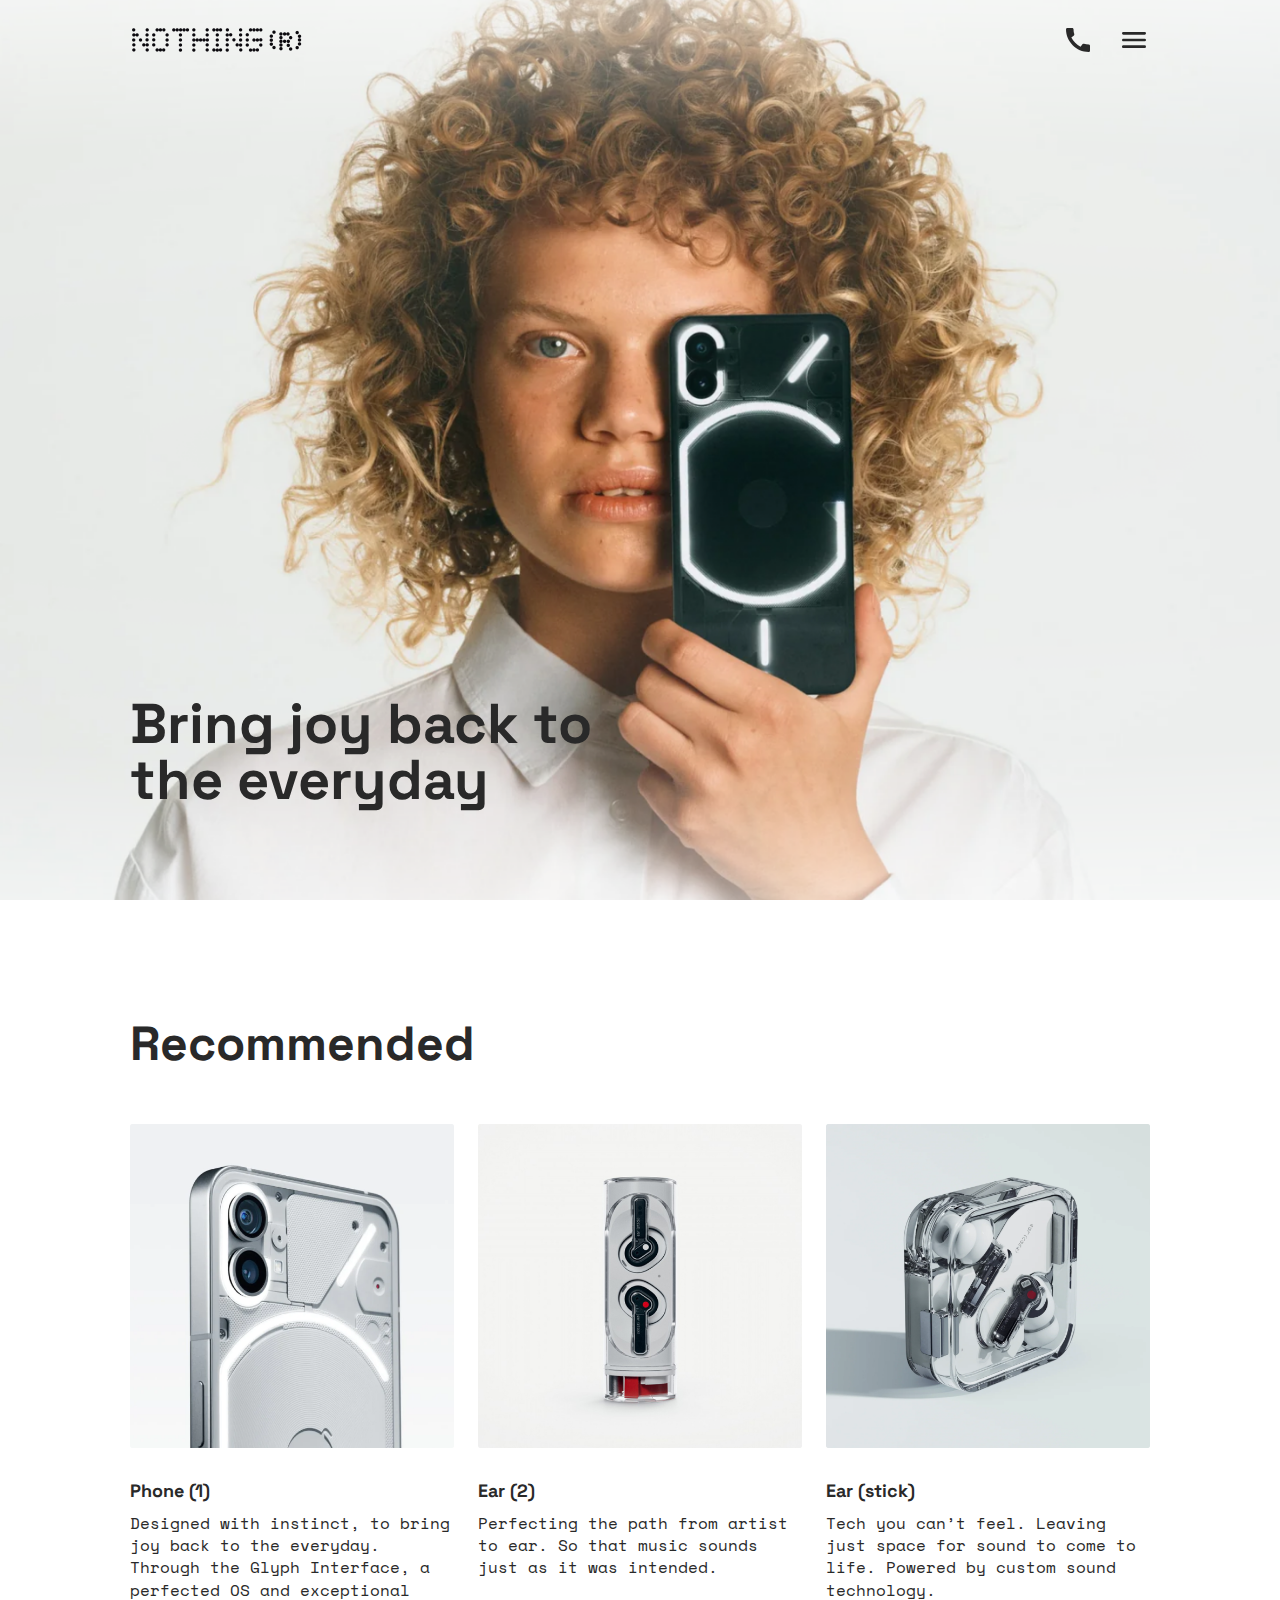
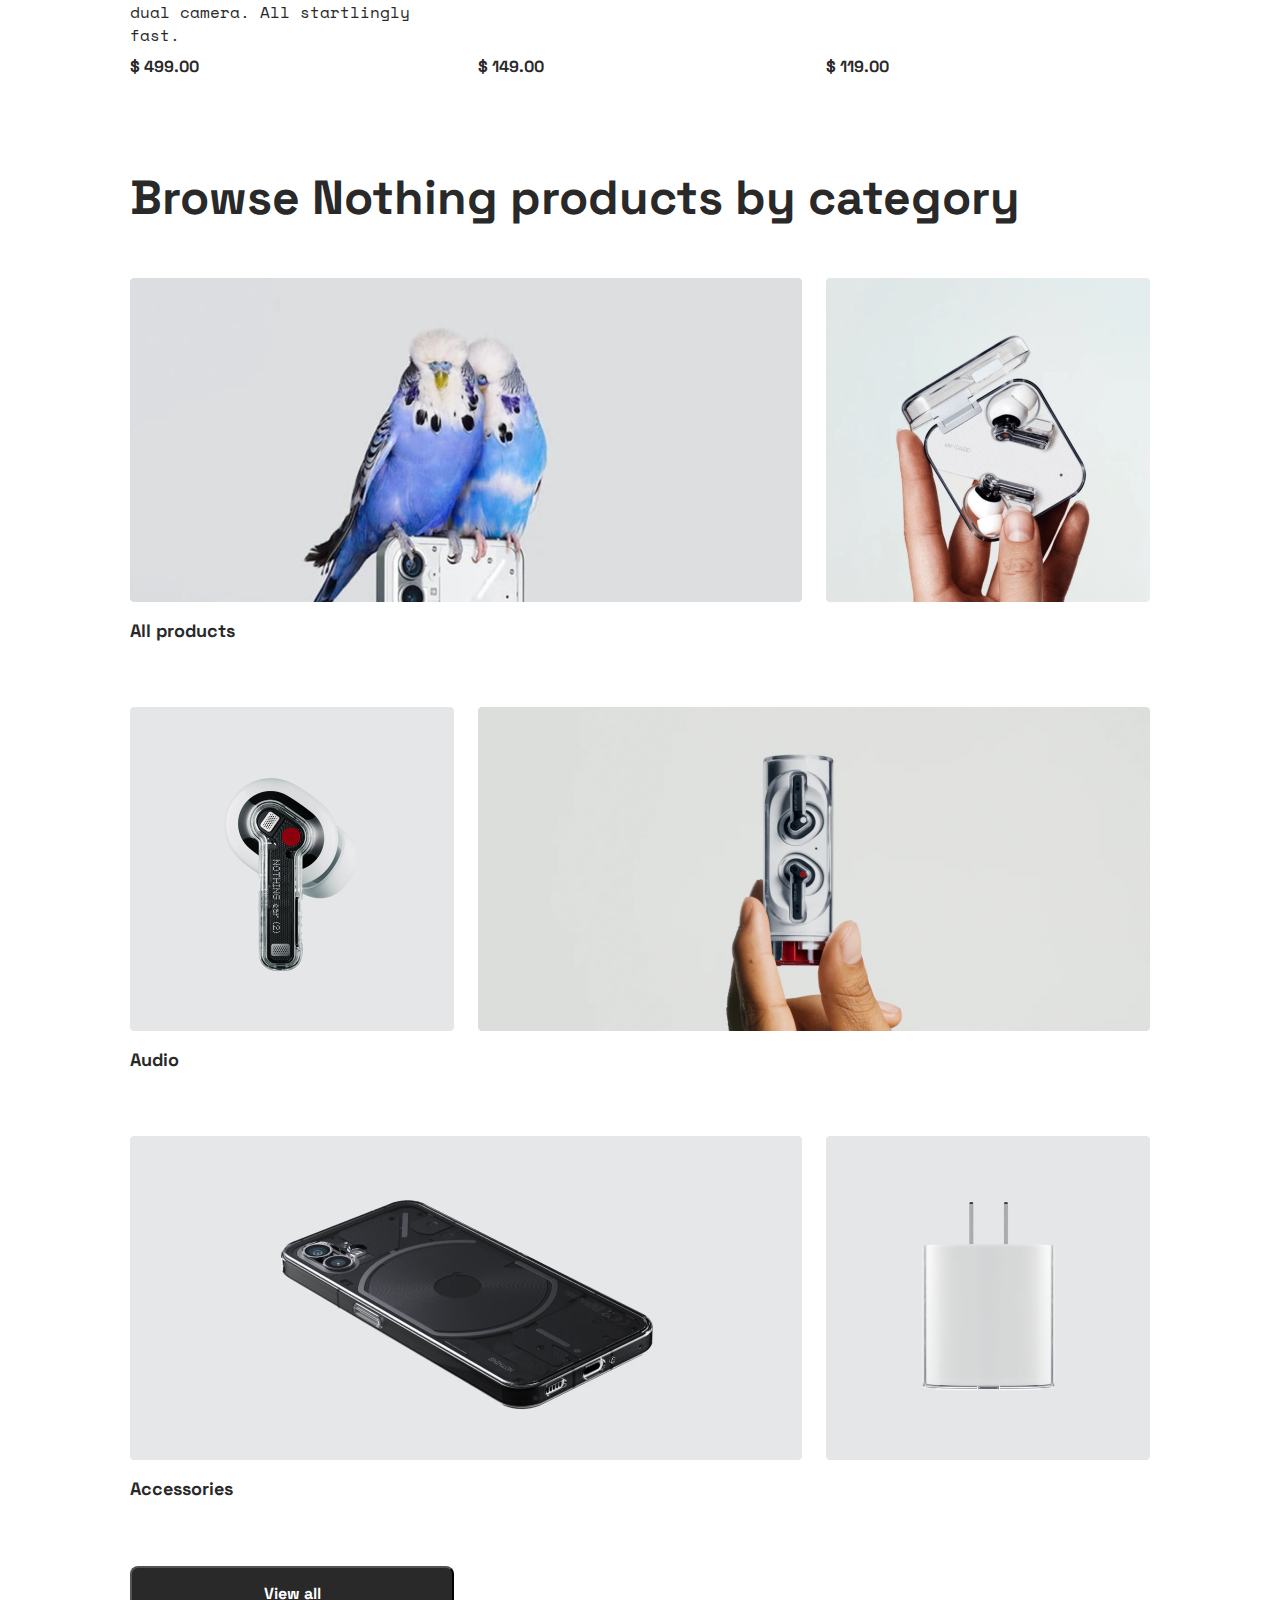
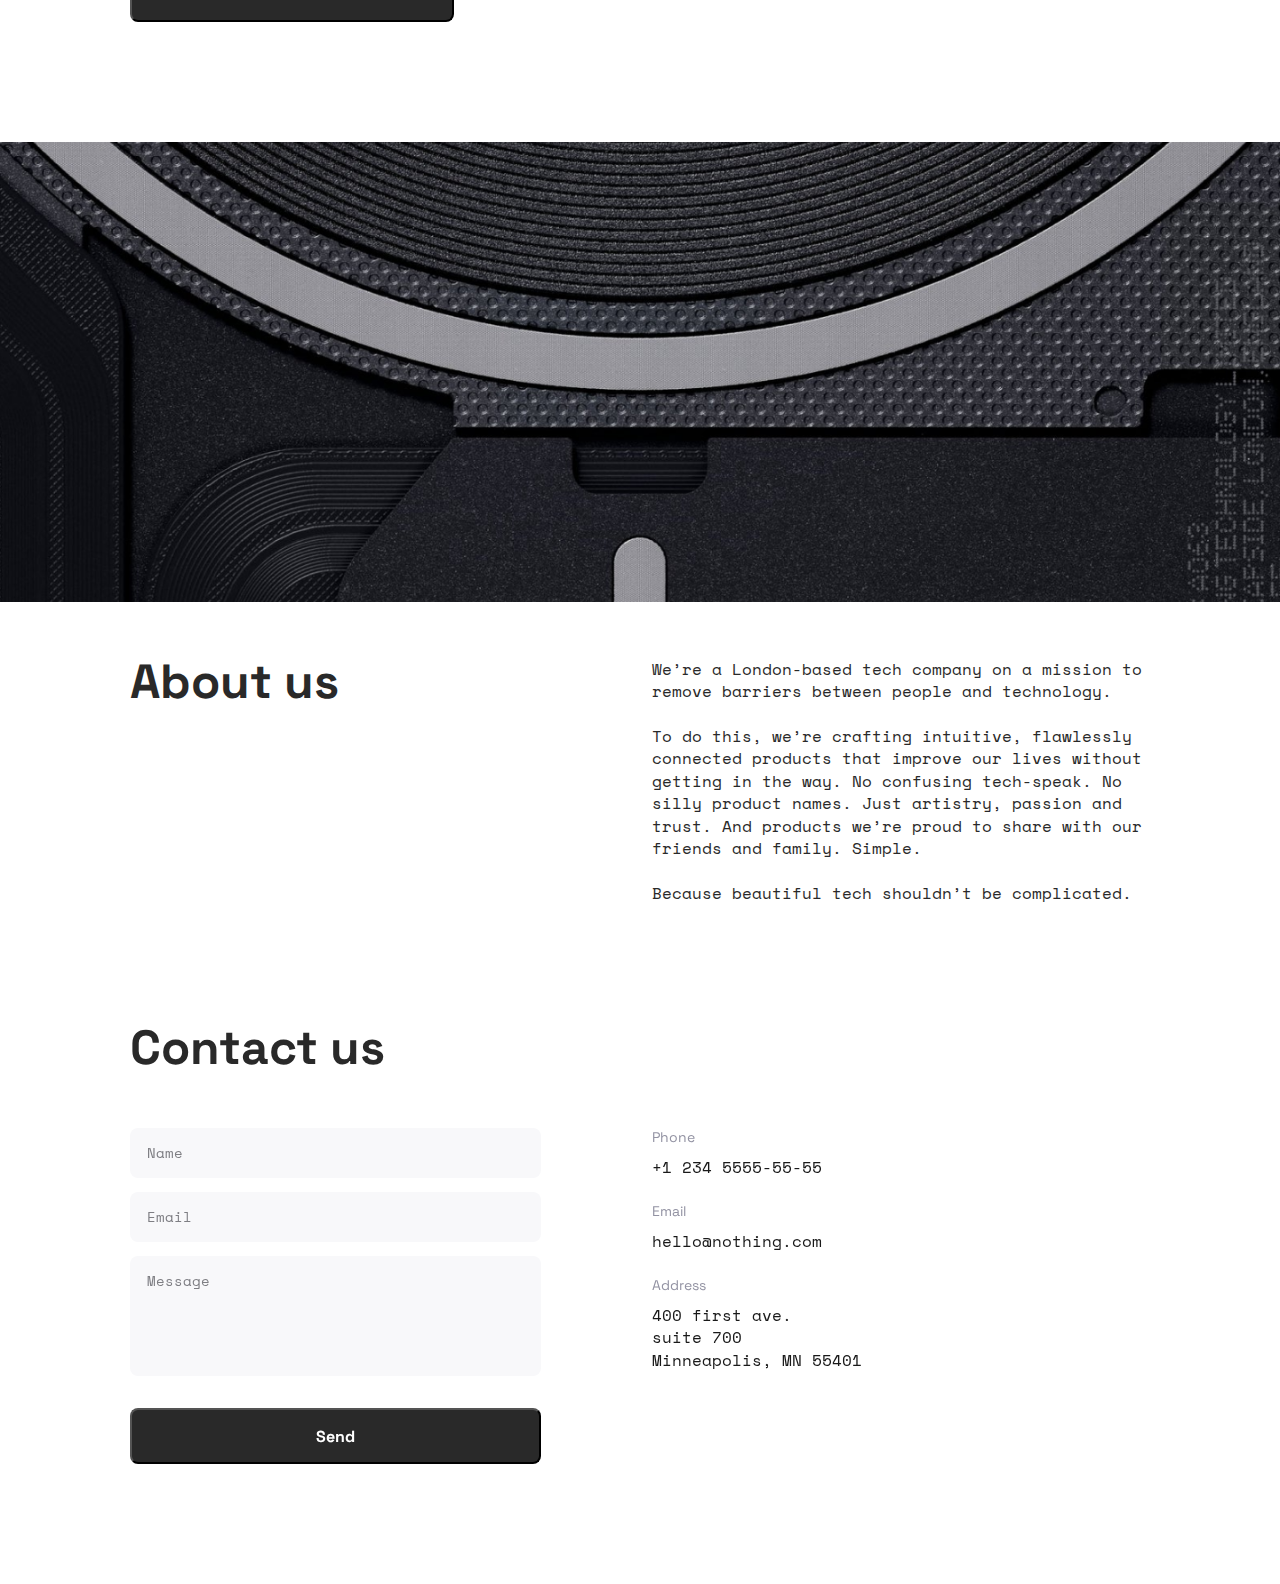
<file: index.html>
<!doctype html><html lang="en" class="page"><head><meta charset="utf-8"><meta name="viewport" content="width=device-width, initial-scale=1.0"><title>Nothing(R)</title><link rel="icon" href="favicon.e7b8609f.png"><link rel="preconnect" href="https://fonts.googleapis.com"><link rel="preconnect" href="https://fonts.gstatic.com" crossorigin><link href="https://fonts.googleapis.com/css2?family=Space+Grotesk:wght@300..700&family=Space+Mono:ital,wght@0,400;0,700;1,400;1,700&display=swap" rel="stylesheet"><link rel="stylesheet" href="index.dcb9a813.css"><script src="index.cabb280d.js" defer></script></head><body> <header class="header"> <div class="container"> <div class="header__content"> <div class="top-bar"> <a href="#" class="top-bar__logo"> <img src="logo-bose-2x.cbf222fd.png" alt="MET logo" class="header__logo"> </a> <div class="top-bar__icons"> <a href="tel:+12345555555" class="icon icon--phone"></a> <a href="#menu" class="icon icon--menu"></a> </div> </div> <div class="header__bottom"> <h1 class="header__title">Bring joy back to the everyday</h1> </div> </div> </div> </header>  <aside class="menu page__menu" id="menu"> <div class="menu__content"> <div class="menu__top top-bar"> <a href="#" class="top-bar__logo"> <img src="logo-bose-2x.cbf222fd.png" alt="bose logo" class="header__logo"> </a> <a href="#" class="icon icon--close"></a> </div> <div class="menu__bottom"> <nav class="menu__nav nav"> <ul class="nav__list"> <li class="nav__item"> <a class="nav__link" href="#recommended">Products</a> </li> <li class="nav__item"> <a class="nav__link" href="#store">Store</a> </li> <li class="nav__item"> <a class="nav__link" href="#about">Login</a> </li> <li class="nav__item"> <a class="nav__link" href="#contacts">Cart(0)</a> </li> </ul> </nav> <a href="tel:+1 234 5555-55-55" class="menu__phone—number"> +1 234 5555-55-55 </a> <a href="tel:+1 234 5555-55-55" class="menu__call-to-order"> call to order </a> </div> </div> </aside>  <main> <div class="main__content"> <div class="container"> <section class="recommended" id="recommended"> <h2 class="recommended__title section-title">Recommended</h2> <div class="recommended__wrapper"> <article class="product recommended__product"> <img class="product__img" src="phone-1.5a0bcab7.png" alt="smartphone"> <h3 class="product__title">Phone (1)</h3> <p class="product__describe"> Designed with instinct, to bring joy back to the everyday. Through the Glyph Interface, a perfected OS and exceptional dual camera. All startlingly fast. </p> <p class="product__price">$ 499.00</p> </article> <article class="product recommended__product"> <img class="product__img" src="ear-stick.98d3fd3a.png" alt="earphones-stick"> <h3 class="product__title">Ear (2)</h3> <p class="product__describe"> Perfecting the path from artist to ear. So that music sounds just as it was intended. </p> <p class="product__price">$ 149.00</p> </article> <article class="product recommended__product"> <img class="product__img" src="ear-2.2b7df594.png" alt="earphones"> <h3 class="product__title">Ear (stick)</h3> <p class="product__describe"> Tech you can’t feel. Leaving just space for sound to come to life. Powered by custom sound technology. </p> <p class="product__price">$ 119.00</p> </article> </div> </section> <section class="store" id="store"> <h2 class="section-title store__title"> Browse Nothing products by category </h2> <div class="store__wrapper"> <article class="category"> <div class="category__photos"> <a href="#" class="category__link category__link--wide"> <img src="all-prod-wide.b897de08.png" alt="parrots" class="category__img"> art </a> <a href="#" class="category__link category__link--square"> <img src="all-prod-square.8edabb3d.png" alt="case" class="category__img"> </a> </div> <h3 class="category__title">All products</h3> </article> <article class="category"> <div class="category__photos"> <a href="#" class="category__link category__link--square"> <img src="audio-square.330428c5.png" alt="earpiece" class="category__img"> </a> <a href="#" class="category__link category__link--wide"> <img src="audio-wide.6c2d05e0.png" alt="headphones" class="category__img"> </a> </div> <h3 class="category__title">Audio</h3> </article> <article class="category"> <div class="category__photos"> <a href="#" class="category__link category__link--wide"> <img src="accessories-wide.aa1a4c71.png" alt="phone" class="category__img"> </a> <a href="#" class="category__link category__link--square"> <img src="accessories-square.9a3df495.png" alt="charge-block" class="category__img"> </a> </div> <h3 class="category__title">Accessories</h3> </article> <span class="wrap-btn"> <button type="button" class="wrap-btn__button">View all</button> </span> </div> </section> </div> <section class="about" id="about"> <div class="about__background"></div> <div class="container"> <div class="about__wrapper"> <h2 class="about__title section-title">About us</h2> <p class="about__description"> We’re a London-based tech company on a mission to remove barriers between people and technology. <br> <br> To do this, we’re crafting intuitive, flawlessly connected products that improve our lives without getting in the way. No confusing tech-speak. No silly product names. Just artistry, passion and trust. And products we’re proud to share with our friends and family. Simple. <br> <br> Because beautiful tech shouldn’t be complicated. </p> </div> </div> </section> </div> <div class="container"> <div class="main__content main__content--last"> <section class="contacts" id="contacts"> <h2 class="contacts__title section-title">Contact us</h2> <div class="contacts__wrapper"> <form action="#" class="contacts__form form" onsubmit="this.reset(); return false;"> <label class="form__field"> <input type="text" class="form__input" placeholder="Name" name="user-name" required pattern="^[a-zA-Zа-яА-ЯіІїЇ]+$"> </label> <label class="form__field"> <input type="email" class="form__input" placeholder="Email" name="form__email" required> </label> <label class="form__textarea"> <textarea class="form__message" name="user-message" placeholder="Message"></textarea> </label> <button class="button form__btn-submit" type="submit"> Send </button> </form> <footer class="contacts__footer footer"> <ul class="footer__list"> <li class="footer__list-item"> <p class="footer__list-title">Phone</p> <p class="footer__list-contact"> <a class="connect" href="tel:+123455555555"> +1 234 5555-55-55 </a> </p> </li> <li class="footer__list-item"> <p class="footer__list-title">Email</p> <p class="footer__list-contact"> <a class="connect" href="mailto:hello@nothing.com"> hello@nothing.com </a> </p> </li> <li class="footer__list-item"> <p class="footer__list-title">Address</p> <p class="footer__addres footer__list-contact"> <a target="_blank" class="connect" href="https://maps.app.goo.gl/gKZDLaTMGWiikqnx6"> 400 first ave. <br> suite 700 <br> Minneapolis, MN 55401 </a> </p> </li> </ul> </footer> </div> </section> </div> </div> </main> </body></html>
</file>
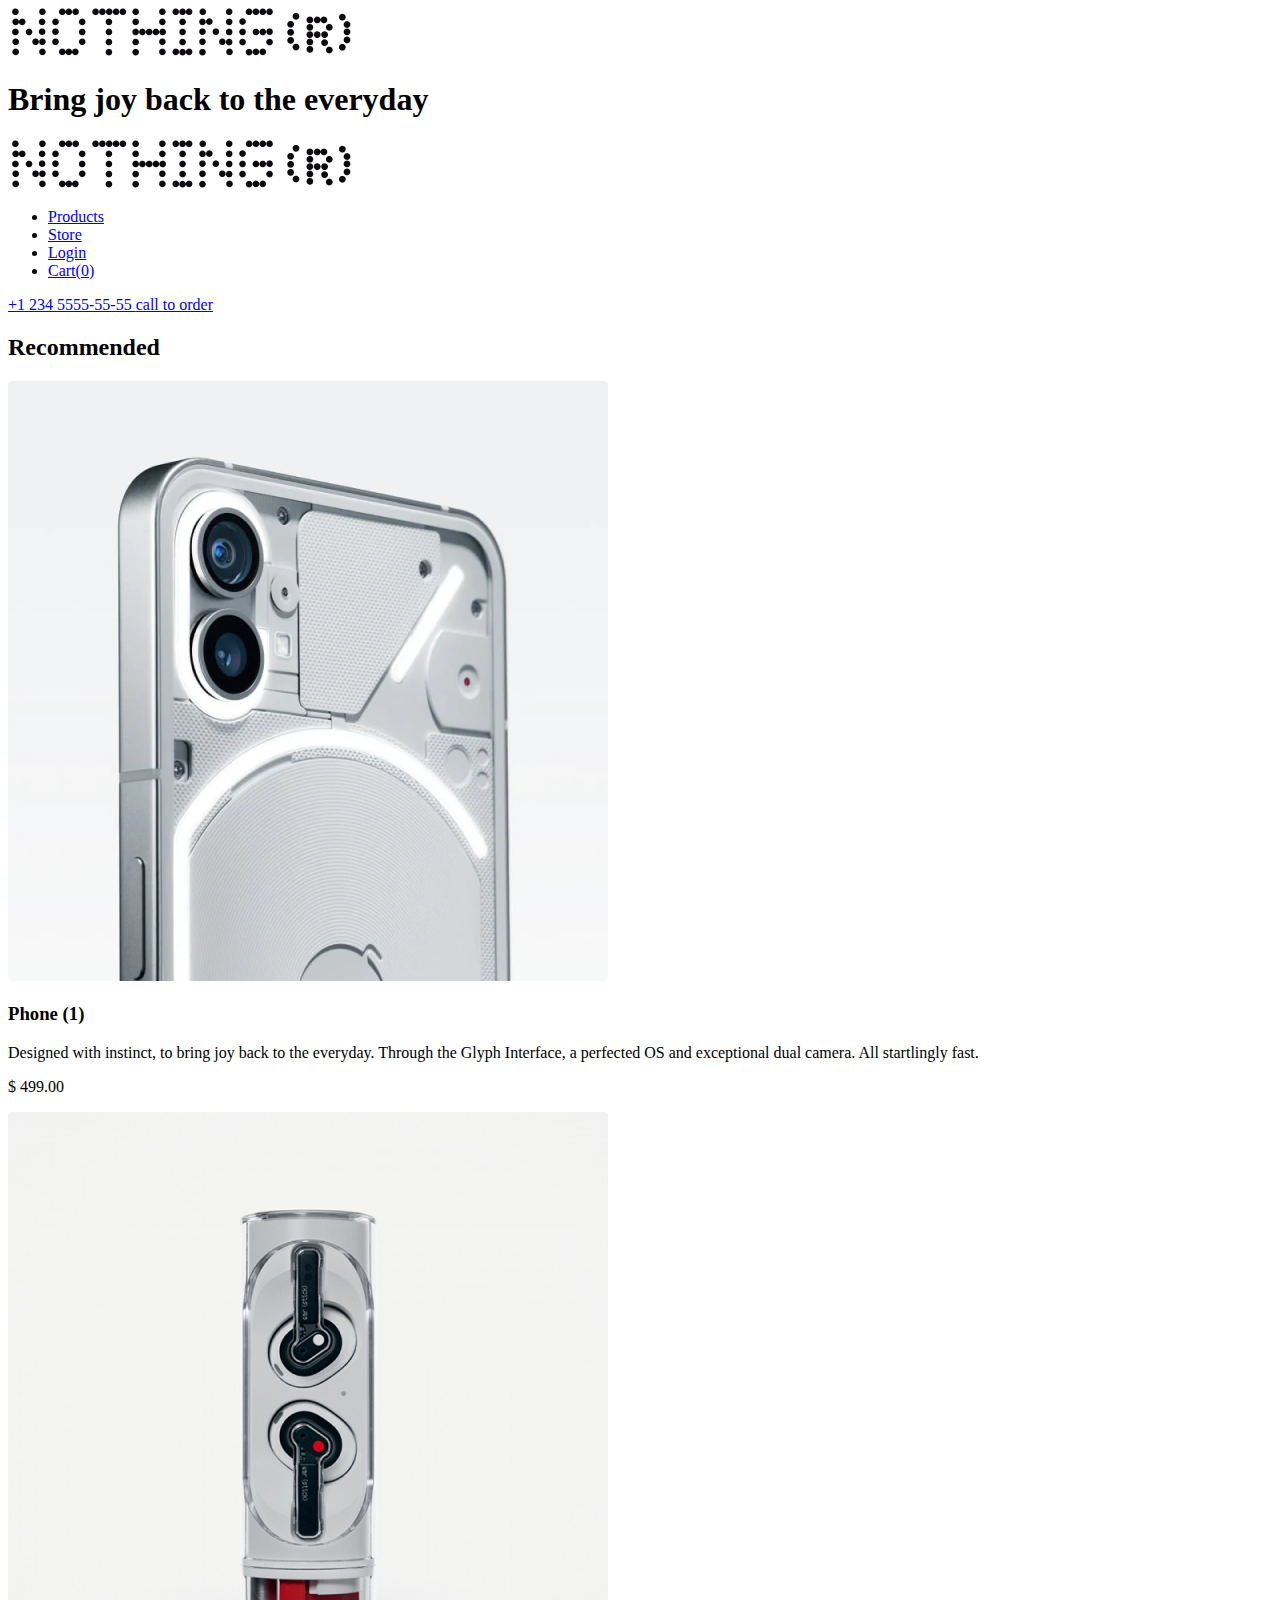
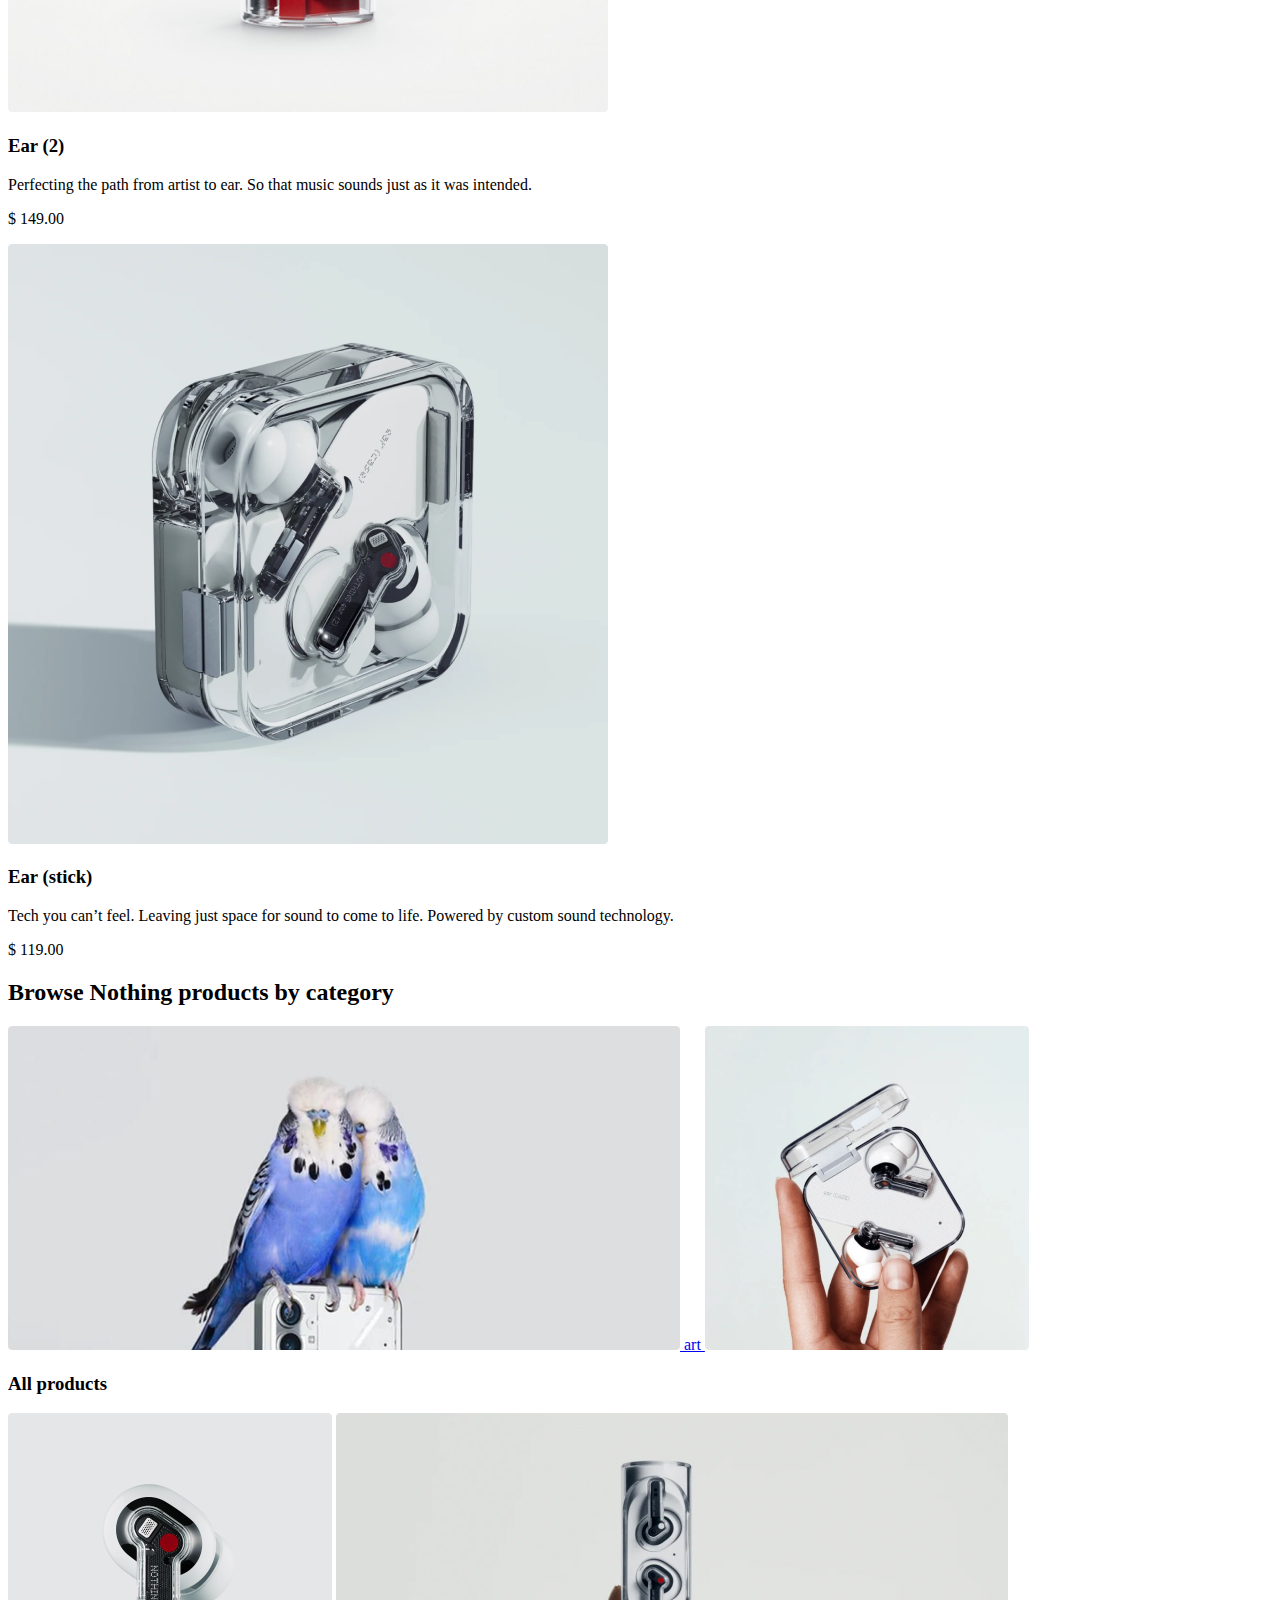
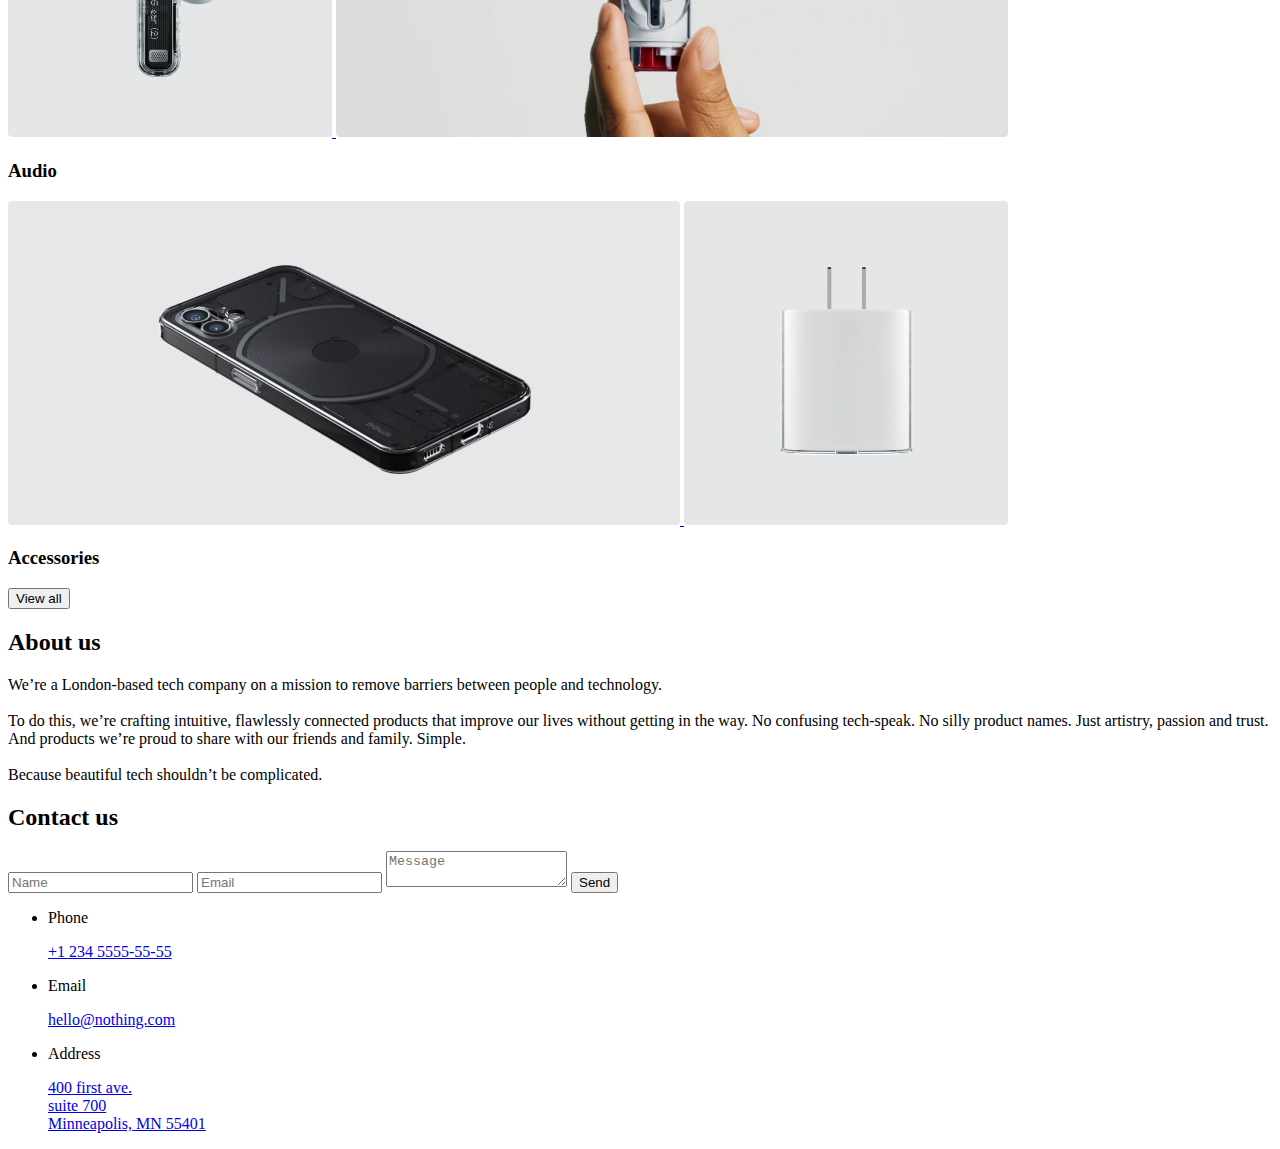
<file: src/index.html>
<!doctype html>
<html lang="en" class="page">
  <head>
    <meta charset="UTF-8" />
    <meta name="viewport" content="width=device-width, initial-scale=1.0" />
    <title>Nothing(R)</title>
    <link rel="icon" href="./images/icons/favicon.png">
    <link rel="preconnect" href="https://fonts.googleapis.com" />
    <link
      rel="preconnect"
      href="https://fonts.gstatic.com"
      crossorigin="anonymous"
    />
    <link
      href="https://fonts.googleapis.com/css2?family=Space+Grotesk:wght@300..700&family=Space+Mono:ital,wght@0,400;0,700;1,400;1,700&display=swap"
      rel="stylesheet"
    />
    <link rel="stylesheet" href="./styles/index.scss" />
    <script src="scripts/main.js" defer></script>
  </head>
  <body>
    <header class="header">
      <div class="container">
        <div class="header__content">
          <div class="top-bar">
            <a href="#" class="top-bar__logo">
              <img
                src="./images/logo-bose-2x.png"
                alt="MET logo"
                class="header__logo"
              />
            </a>

            <div class="top-bar__icons">
              <a href="tel:+12345555555" class="icon icon--phone"></a>
              <a href="#menu" class="icon icon--menu"></a>
            </div>
          </div>

          <div class="header__bottom">
            <h1 class="header__title">Bring joy back to the everyday</h1>
          </div>
        </div>
      </div>
    </header>

    <!-- ---ASIDE---- -->
    <aside class="page__menu menu" id="menu">
      <div class="menu__content">
        <div class="top-bar menu__top">
          <a href="#" class="top-bar__logo">
            <img
              src="../src/images/logo-bose-2x.png"
              alt="bose logo"
              class="header__logo"
            />
          </a>
          <a href="#" class="icon icon--close"></a>
        </div>
        <div class="menu__bottom">
          <nav class="nav menu__nav">
            <ul class="nav__list">
              <li class="nav__item">
                <a class="nav__link" href="#recommended">Products</a>
              </li>
              <li class="nav__item">
                <a class="nav__link" href="#store">Store</a>
              </li>
              <li class="nav__item">
                <a class="nav__link" href="#about">Login</a>
              </li>
              <li class="nav__item">
                <a class="nav__link" href="#contacts">Cart(0)</a>
              </li>
            </ul>
          </nav>
          <a href="tel:+1 234 5555-55-55" class="menu__phone—number">
            +1 234 5555-55-55
          </a>
          <a href="tel:+1 234 5555-55-55" class="menu__call-to-order">
            call to order
          </a>
        </div>
      </div>
    </aside>
    <!-- ---ASIDE---END---- -->

    <main>
      <div class="main__content">
        <div class="container">
          <section class="recommended" id="recommended">
            <h2 class="recommended__title section-title">Recommended</h2>
            <div class="recommended__wrapper">
              <article class="product recommended__product">
                <img
                  class="product__img"
                  src="./images/recomended/phone-1.png"
                  alt="smartphone"
                />
                <h3 class="product__title">Phone (1)</h3>
                <p class="product__describe">
                  Designed with instinct, to bring joy back to the everyday.
                  Through the Glyph Interface, a perfected OS and exceptional
                  dual camera. All startlingly fast.
                </p>
                <p class="product__price">$ 499.00</p>
              </article>
              <article class="product recommended__product">
                <img
                  class="product__img"
                  src="./images/recomended/ear-stick.png"
                  alt="earphones-stick"
                />
                <h3 class="product__title">Ear (2)</h3>
                <p class="product__describe">
                  Perfecting the path from artist to ear. So that music sounds
                  just as it was intended.
                </p>
                <p class="product__price">$ 149.00</p>
              </article>
              <article class="product recommended__product">
                <img
                  class="product__img"
                  src="./images/recomended/ear-2.png"
                  alt="earphones"
                />
                <h3 class="product__title">Ear (stick)</h3>
                <p class="product__describe">
                  Tech you can’t feel. Leaving just space for sound to come to
                  life. Powered by custom sound technology.
                </p>
                <p class="product__price">$ 119.00</p>
              </article>
            </div>
          </section>

          <section class="store" id="store">
            <h2 class="store__title section-title">
              Browse Nothing products by category
            </h2>
            <div class="store__wrapper">
              <article class="category">
                <div class="category__photos">
                  <a href="#" class="category__link category__link--wide">
                    <img
                      src="./images/categories/all-prod-wide.png"
                      alt="parrots"
                      class="category__img"
                    />
                    art
                  </a>
                  <a href="#" class="category__link category__link--square">
                    <img
                      src="./images/categories/all-prod-square.png"
                      alt="case"
                      class="category__img"
                    />
                  </a>
                </div>
                <h3 class="category__title">All products</h3>
              </article>
              <article class="category">
                <div class="category__photos">
                  <a href="#" class="category__link category__link--square">
                    <img
                      src="./images/categories/audio-square.png"
                      alt="earpiece"
                      class="category__img"
                    />
                  </a>
                  <a href="#" class="category__link category__link--wide">
                    <img
                      src="./images/categories/audio-wide.png"
                      alt="headphones"
                      class="category__img"
                    />
                  </a>
                </div>
                <h3 class="category__title">Audio</h3>
              </article>
              <article class="category">
                <div class="category__photos">
                  <a href="#" class="category__link category__link--wide">
                    <img
                      src="./images/categories/accessories-wide.png"
                      alt="phone"
                      class="category__img"
                    />
                  </a>
                  <a href="#" class="category__link category__link--square">
                    <img
                      src="./images/categories/accessories-square.png"
                      alt="charge-block"
                      class="category__img"
                    />
                  </a>
                </div>
                <h3 class="category__title">Accessories</h3>
              </article>
              <span class="wrap-btn">
                <button type="button" class="wrap-btn__button">View all</button>
              </span>
            </div>
          </section>
        </div>

        <section class="about" id="about">
          <div class="about__background"></div>
          <div class="container">
            <div class="about__wrapper">
              <h2 class="about__title section-title">About us</h2>
              <p class="about__description">
                We’re a London-based tech company on a mission to remove
                barriers between people and technology.
                <br />
                <br />
                To do this, we’re crafting intuitive, flawlessly connected
                products that improve our lives without getting in the way. No
                confusing tech-speak. No silly product names. Just artistry,
                passion and trust. And products we’re proud to share with our
                friends and family. Simple.
                <br />
                <br />
                Because beautiful tech shouldn’t be complicated.
              </p>
            </div>
          </div>
        </section>
      </div>
      <div class="container">
        <div class="main__content main__content--last">
          <section class="contacts" id="contacts">
            <h2 class="contacts__title section-title">Contact us</h2>
            <div class="contacts__wrapper">
              <form
                action="#"
                class="contacts__form form"
                onsubmit="this.reset(); return false;"
              >
                <label class="form__field">
                  <input
                    type="text"
                    class="form__input"
                    placeholder="Name"
                    name="user-name"
                    required
                    pattern="^[a-zA-Zа-яА-ЯіІїЇ]+$"
                  />
                </label>
                <label class="form__field">
                  <input
                    type="email"
                    class="form__input"
                    placeholder="Email"
                    name="form__email"
                    required
                  />
                </label>
                <label class="form__textarea">
                  <textarea
                    class="form__message"
                    name="user-message"
                    placeholder="Message"
                  ></textarea>
                </label>
                <button class="button form__btn-submit" type="submit">
                  Send
                </button>
              </form>

              <footer class="contacts__footer footer">
                <ul class="footer__list">
                  <li class="footer__list-item">
                    <p class="footer__list-title">Phone</p>
                    <p class="footer__list-contact">
                      <a class="connect" href="tel:+123455555555">
                        +1 234 5555-55-55
                      </a>
                    </p>
                  </li>
                  <li class="footer__list-item">
                    <p class="footer__list-title">Email</p>
                    <p class="footer__list-contact">
                      <a class="connect" href="mailto:hello@nothing.com">
                        hello@nothing.com
                      </a>
                    </p>
                  </li>
                  <li class="footer__list-item">
                    <p class="footer__list-title">Address</p>
                    <p class="footer__list-contact footer__addres">
                      <a
                        target="_blank"
                        class="connect"
                        href="https://maps.app.goo.gl/gKZDLaTMGWiikqnx6"
                      >
                        400 first ave.
                        <br/>
                        suite 700
                        <br/>
                        Minneapolis, MN 55401
                      </a>
                    </p>
                  </li>
                </ul>
              </footer>
            </div>
          </section>
        </div>
      </div>
    </main>
  </body>
</html>
</file>
<file: index.dcb9a813.css>
.container{padding-left:20px;padding-right:20px}@media (min-width:576px){.container{padding-left:72px;padding-right:72px}}@media (min-width:1024px){.container{max-width:1020px;margin-left:auto;margin-right:auto;padding-left:120px;padding-right:120px}}.header{background-image:url(header-bg.a4e230d3.png);background-position:50%;background-size:cover}.header__content{-ms-flex-direction:column;flex-direction:column;-ms-flex-pack:justify;justify-content:space-between;height:100vh;display:-ms-flexbox;display:flex}.header__logo{width:125px;height:16px;transition:transform .3s;display:-ms-flexbox;display:flex}.header__logo:hover{transform:scale(1.2)}@media (min-width:576px){.header__logo{width:172px;height:24px}}.header__bottom{padding-bottom:40px}@media (min-width:576px){.header__bottom{padding-bottom:65px}}@media (min-width:1024px){.header__bottom{padding-bottom:92px}}.header__title{max-width:280px;margin:0;font-family:Space Grotesk,sans-serif;font-size:36px;font-weight:700;line-height:100%}@media (min-width:576px){.header__title{max-width:392px;font-size:48px}}@media (min-width:1024px){.header__title{max-width:498px;font-size:56px}}.icon{width:24px;height:24px;transition:transform .3s;display:block}.icon:hover{transform:scale(1.2)}@media (min-width:576px){.icon{width:32px;height:32px}}.icon--phone{background-image:url(icon-phone-call.52d02743.svg);background-position:50%;background-repeat:no-repeat;background-size:cover;margin-right:24px;position:relative}@media (min-width:1024px){.icon--phone:after{content:"+1 234 555-55-55";color:#292929;letter-spacing:2px;transform-origin:100%;font-family:Space Grotesk,sans-serif;font-size:12px;font-weight:700;line-height:16px;transition:transform .3s;display:block;position:absolute;top:30%;left:-130px;transform:scale(0)}.icon--phone:hover:after{transform:scale(1)}}.icon--menu{background-image:url(icon-burger-menu.ddda0439.svg);background-position:0;background-repeat:no-repeat;background-size:cover}@media (min-width:1024px){.icon--menu:hover{background-image:url(icon-burger-menu-hover.76a74d08.svg)}}.icon--close{background-image:url(icon-close.519f43c1.svg);background-position:50%;background-repeat:no-repeat;background-size:cover}.menu{background-color:#e5e6e8;height:100vh;font-weight:700;overflow:auto}.menu__content{padding-left:20px;padding-right:20px}@media (min-width:576px){.menu__content{padding-left:72px;padding-right:72px}}@media (min-width:1024px){.menu__content{max-width:1020px;margin-left:auto;margin-right:auto;padding-left:120px;padding-right:120px}}.menu__top{z-index:1;background-color:#e5e5e5;margin-bottom:32px;position:sticky;top:0}.menu__nav{margin-bottom:48px}.menu__bottom{font-family:Space Grotesk,sans-serif;font-weight:700}.menu__phone—number{color:inherit;text-transform:uppercase;letter-spacing:2px;margin-bottom:16px;font-size:16px;line-height:140%;text-decoration:none;transition:all .3s;display:block}.menu__phone—number:hover{color:#7e7e83}.menu__call-to-order{color:inherit;text-transform:uppercase;letter-spacing:2px;width:-moz-fit-content;border-bottom:1px solid #292929;width:fit-content;padding-bottom:4px;font-size:16px;line-height:140%;text-decoration:none;transition:all .3s;display:block}.menu__call-to-order:hover{color:#7e7e83}.nav__list{color:#292929;-ms-flex-direction:column;flex-direction:column;display:-ms-flexbox;display:flex}.nav__item:nth-child(-n+4){margin-bottom:32px}.nav__link{color:inherit;letter-spacing:2px;font-size:22px;line-height:100%;text-decoration:none;position:relative}.nav__link:after{content:"";transform-origin:50%;background-color:#292929;width:100%;height:1px;transition:transform .3s;display:block;position:absolute;bottom:-8px;transform:scale(0)}.nav__link:hover:after{transform:scale(1)}body{margin:0}ul{margin:0;padding:0;list-style:none}.page{color:#292929;scroll-behavior:smooth;box-sizing:border-box;margin:0;padding:0;font-family:Space Grotesk,sans-serif;font-size:16px;line-height:140%}.page:has(.page__menu:target){overflow:hidden}.page__body{min-width:320px;margin:0}.page__menu{opacity:0;pointer-events:none;transition:all .3s;position:fixed;top:0;left:0;right:0;transform:translate(-100%)}.page__menu:target{opacity:1;pointer-events:all;transform:translate(0)}.top-bar{-ms-flex-pack:justify;justify-content:space-between;-ms-flex-align:center;align-items:center;padding-top:24px;padding-bottom:24px;display:-ms-flexbox;display:flex}.top-bar__icons,.top-bar__logo{display:-ms-flexbox;display:flex}.section-title{margin:0 0 48px;font-family:Space Grotesk,sans-serif;font-size:32px;font-weight:700;line-height:32px}@media (min-width:576px){.section-title{margin-bottom:56px;font-size:40px;line-height:40px}}@media (min-width:1024px){.section-title{font-size:48px;line-height:48px}}.product{padding-bottom:20px;position:relative}.product__img{width:100%;margin-bottom:24px;transition:transform .3s}.product__img:hover{transform:scale(1.1)}.product__title{color:#292929;margin-top:0;margin-bottom:8px;font-family:Space Grotesk,sans-serif;font-size:18px;font-weight:700;line-height:140%}.product__describe{color:#292929;margin:0 0 12px;font-family:Space Mono,sans-serif;font-size:16px;font-weight:400;line-height:140%;display:block}.product__price{color:#292929;margin:0;font-family:Space Grotesk,sans-serif;font-size:16px;font-weight:700;line-height:140%;position:absolute;bottom:0}.store__wrapper{row-gap:40px;display:grid}@media (min-width:576px){.store__wrapper{row-gap:64px}}.category__photos{--columns:2;grid-template-columns:repeat(var(--columns),1fr);column-gap:20px;margin-bottom:16px;display:grid}@media (min-width:576px){.category__photos{--columns:6;column-gap:24px}}@media (min-width:1024px){.category__photos{--columns:12}}.category__link{transition:transform .3s;position:relative}@media (min-width:576px){.category__link--wide{grid-column:span 4}}@media (min-width:1024px){.category__link--wide{grid-column:span 8}}.category__link--wide:hover{z-index:1;transform:scale(1.05)}.category__link--square{height:0;padding-bottom:100%}@media (min-width:576px){.category__link--square{grid-column:span 2}}@media (min-width:1024px){.category__link--square{grid-column:span 4}}.category__link:hover{z-index:1;transform:scale(1.05)}.category__img{object-fit:cover;width:100%;height:100%;position:absolute}.category__title{color:#292929;margin:0;font-family:Space Grotesk,sans-serif;font-size:18px;font-weight:700;line-height:140%}@media (min-width:1024px){.wrap-btn{--columns:2;grid-template-columns:repeat(var(--columns),1fr);column-gap:20px;display:grid}}@media (min-width:1024px) and (min-width:576px){.wrap-btn{--columns:6;column-gap:24px}}@media (min-width:1024px) and (min-width:1024px){.wrap-btn{--columns:12}}.wrap-btn__button{cursor:pointer;box-sizing:border-box;text-align:center;color:#fff;background-color:#292929;border-radius:8px;width:100%;min-width:280px;height:56px;font-family:Space Grotesk,sans-serif;font-size:16px;font-weight:700;line-height:27px;transition:all .3s}.wrap-btn__button:hover{color:#292929;background:#f8f8fa;border:1px solid #d5d7de}.wrap-btn__button:active{color:#fff;background-color:#111}@media (min-width:1024px){.wrap-btn__button{grid-column:span 4}}.about__background{background-image:url(about-bg.cd4678a6.png);background-position:50%;background-size:cover;min-width:320px;min-height:200px}@media (min-width:576px){.about__background{height:400px}}@media (min-width:1024px){.about__background{height:460px}}.about__wrapper{--columns:2;grid-template-columns:repeat(var(--columns),1fr);column-gap:20px;padding-top:48px;display:grid}@media (min-width:576px){.about__wrapper{--columns:6;column-gap:24px}}@media (min-width:1024px){.about__wrapper{--columns:12}}@media (min-width:576px){.about__wrapper{padding-top:56px}}.about__title{grid-column:1/-1;margin:0 0 24px}@media (min-width:576px){.about__title{grid-column:1/4;margin-bottom:0}}@media (min-width:1024px){.about__title{grid-column:1/7}}.about__description{color:#292929;grid-column:1/-1;margin:0;font-family:Space Mono,sans-serif;font-size:16px;font-weight:400;line-height:140%}@media (min-width:576px){.about__description{grid-column:4/7}}@media (min-width:1024px){.about__description{grid-column:7/13}}.main{background-color:#fff}.main__content{row-gap:96px;margin:0 auto;padding-top:96px;padding-bottom:96px;display:grid}@media (min-width:576px){.main__content{row-gap:120px;margin:0 auto;padding-top:120px;padding-bottom:120px}}.main__content--last{padding-top:0}.contacts{z-index:1;position:sticky;bottom:0}@media (min-width:576px){.contacts__title{margin-bottom:56px}}.contacts__wrapper{--columns:2;grid-template-columns:repeat(var(--columns),1fr);gap:48px 20px;display:grid}@media (min-width:576px){.contacts__wrapper{--columns:6;column-gap:24px}}@media (min-width:1024px){.contacts__wrapper{--columns:12}}@media (min-width:576px){.contacts__wrapper{row-gap:80px}}.contacts__form{grid-column:span 2}@media (min-width:576px){.contacts__form{grid-column:1/7}}@media (min-width:1024px){.contacts__form{grid-column:span 5}}.contacts__footer{grid-column:span 2;width:100%}@media (min-width:576px){.contacts__footer{grid-column:span 3}}@media (min-width:1024px){.contacts__footer{grid-column:7/11}}.form{-ms-flex-direction:column;flex-direction:column;display:-ms-flexbox;display:flex}.form__field{box-sizing:border-box;width:100%;min-width:280px;height:48px;margin-bottom:16px}.form__input{box-sizing:border-box;color:#292929;background:#f8f8fa;border:1px solid transparent;border-radius:8px;width:100%;padding:14px 0 14px 16px;font-family:Space Mono,sans-serif;font-size:14px;font-weight:400;line-height:140%;transition:all .3s}.form__input::placeholder{color:#7e7e83}.form__input::placeholder{color:#7e7e83}.form__input:hover{box-sizing:border-box;background:#f8f8fa;border:1px solid #d5d7de}.form__textarea{box-sizing:border-box;min-width:280px;height:120px}.form__message{box-sizing:border-box;resize:none;color:#292929;background:#f8f8fa;border:1px solid transparent;border-radius:8px;width:100%;height:100%;padding:14px 16px;font-family:Space Mono,sans-serif;font-size:14px;font-weight:400;line-height:140%;transition:all .3s}.form__message::placeholder{color:#7e7e83}.form__message::placeholder{color:#7e7e83}.form__message:hover{background:#f8f8fa;border:1px solid #d5d7de}.form__btn-submit{cursor:pointer;box-sizing:border-box;text-align:center;color:#fff;background-color:#292929;border-radius:8px;min-width:280px;height:56px;margin-top:32px;font-family:Space Grotesk,sans-serif;font-size:16px;font-weight:700;line-height:27px;transition:all .3s}.form__btn-submit:hover{color:#292929;background:#f8f8fa;border:1px solid #d5d7de}.form__btn-submit:active{color:#fff;background-color:#111}.footer__list-item:not(:last-child){margin-bottom:24px}.footer__list-title{color:#9393a3;margin:0 0 8px;font-family:Space Grotesk,sans-serif;font-size:14px;font-weight:400;line-height:140%}.footer__list-contact{margin:0;font-family:Space Mono,sans-serif;font-size:16px;font-weight:400;line-height:140%}.connect{color:#191919;text-decoration:none;transition:all .3s}.connect:hover{color:#7e7e83}.recommended{margin-bottom:96px}.recommended__wrapper{--columns:2;grid-template-columns:repeat(var(--columns),1fr);gap:40px 20px;display:grid}@media (min-width:576px){.recommended__wrapper{--columns:6;column-gap:24px}}@media (min-width:1024px){.recommended__wrapper{--columns:12}}.recommended__product{grid-column:1/-1}@media (min-width:1024px){.recommended__product{grid-column:span 4}}
/*# sourceMappingURL=index.dcb9a813.css.map */
</file>
